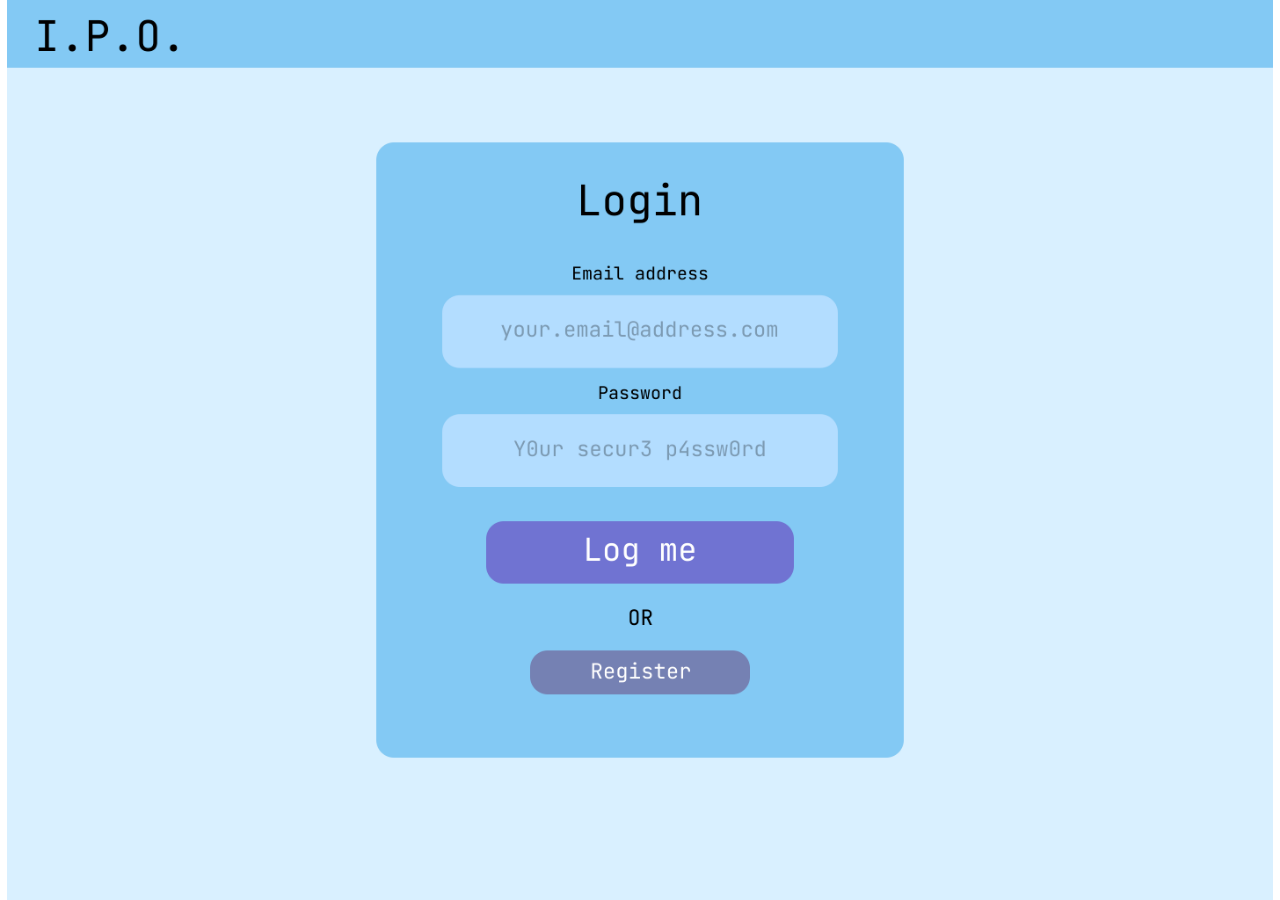
<file: index.html>
<!DOCTYPE html>
<html>

<head>
    <link rel="stylesheet" href="./assets/css/index.css">
</head>

<body>
    <button id="login" onclick="location.href='main_dashboard.html'">Click me!</button>
    <button id="register" onclick="location.href='register.html'">Click me!</button>
    <!-- HTML -->
    <img src="assets/images/image_login.png" id="my-image">
</body>

</html>
</file>
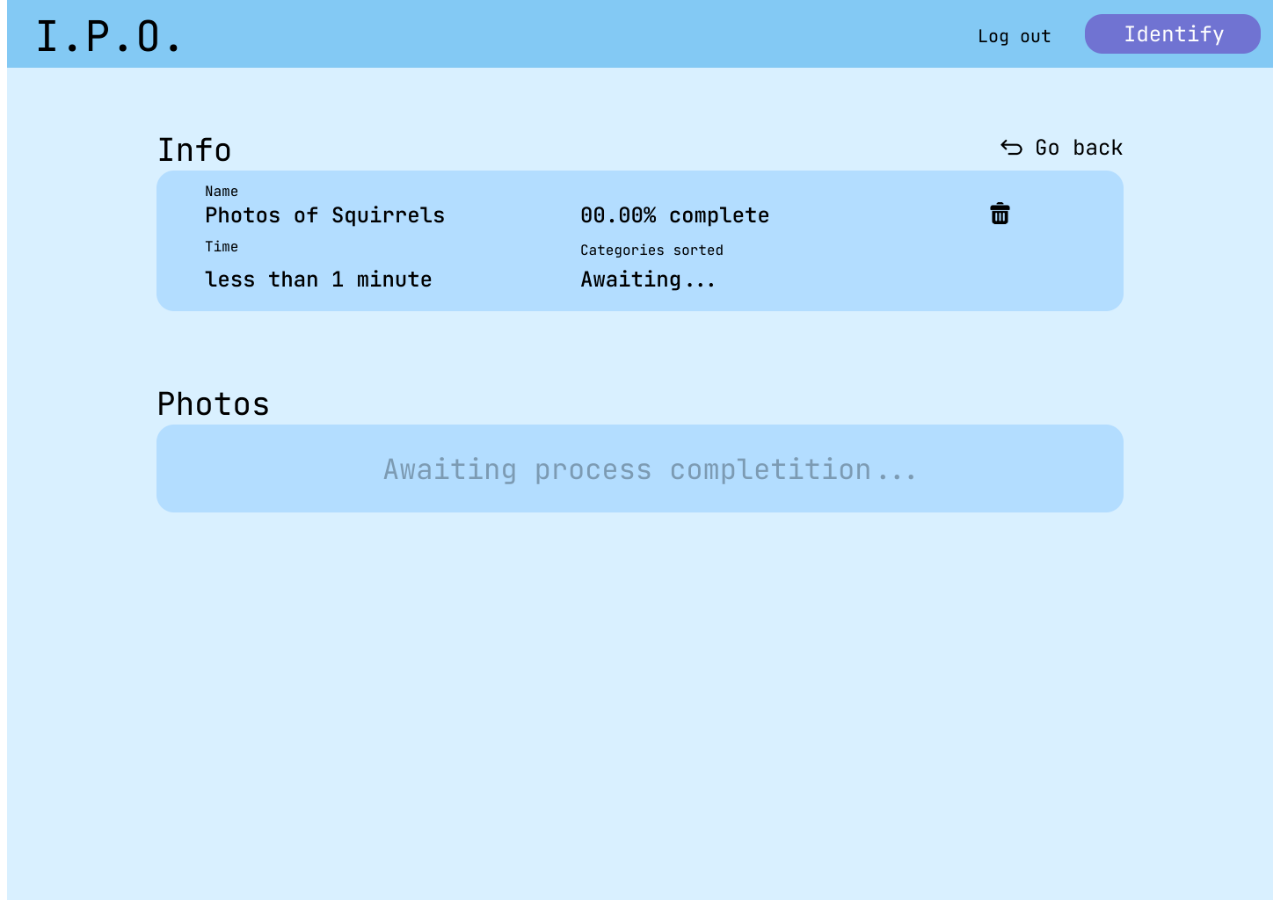
<file: identification_awaiting.html>
<!DOCTYPE html>
<html>

<head>
    <link rel="stylesheet" href="./assets/css/identification_awaiting.css">
</head>

<body>
    <button id="logout" onclick="location.href='index.html'">Click me!</button>
    <button id="identify" onclick="location.href='upload.html'">Click me!</button>
    <button id="main_dashboard" onclick="location.href='main_dashboard.html'">Click me!</button>
    <!-- HTML -->
    <img src="assets/images/image_identification_awaiting.png" id="my-image">
</body>

</html>
</file>
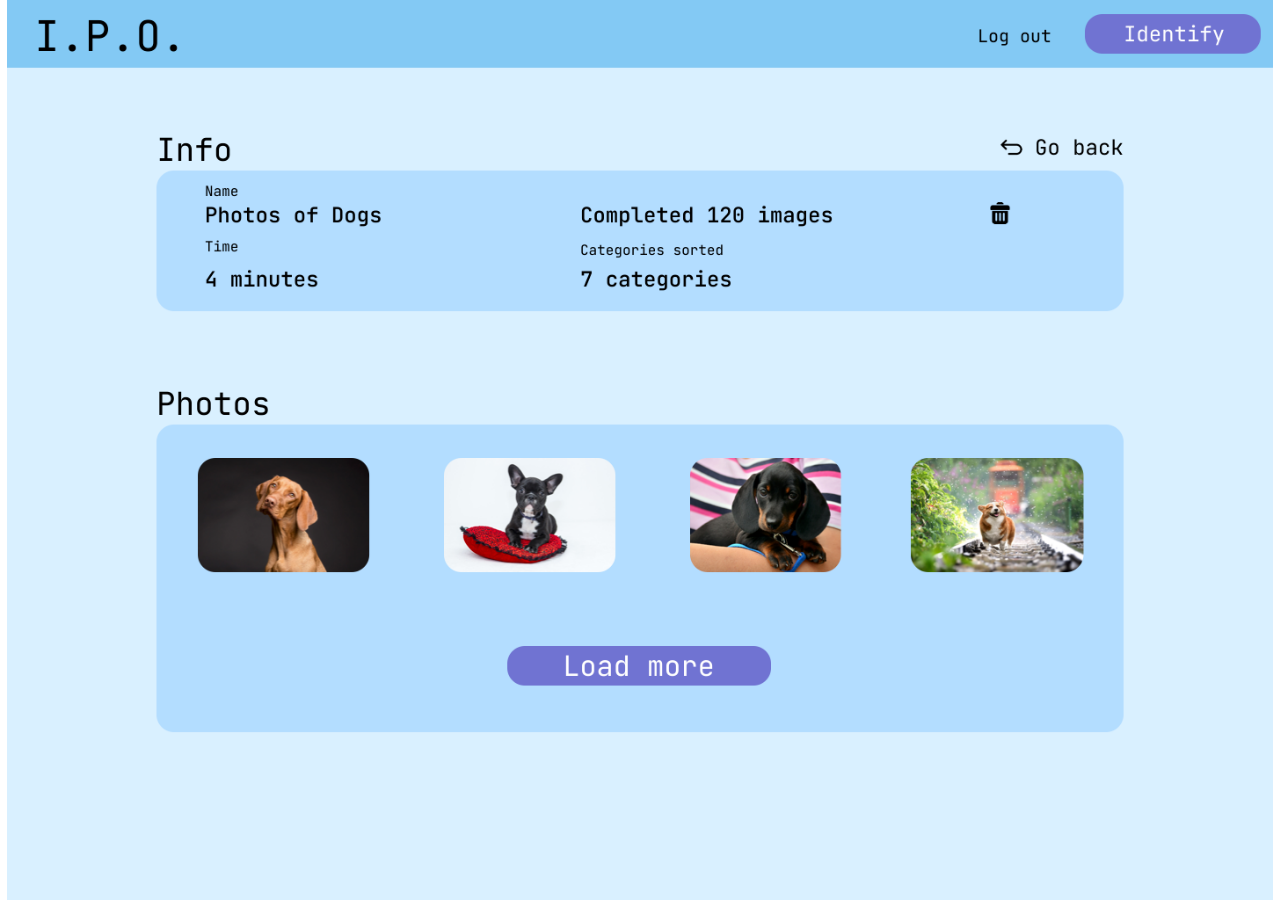
<file: identification_final.html>
<!DOCTYPE html>
<html>

<head>
    <link rel="stylesheet" href="./assets/css/identification_final.css">
</head>

<body>
    <button id="logout" onclick="location.href='index.html'">Click me!</button>
    <button id="identify" onclick="location.href='upload.html'">Click me!</button>
    <button id="main_dashboard" onclick="location.href='main_dashboard.html'">Click me!</button>
    <!-- HTML -->
    <img src="assets/images/image_identification_final.png" id="my-image">
</body>

</html>
</file>
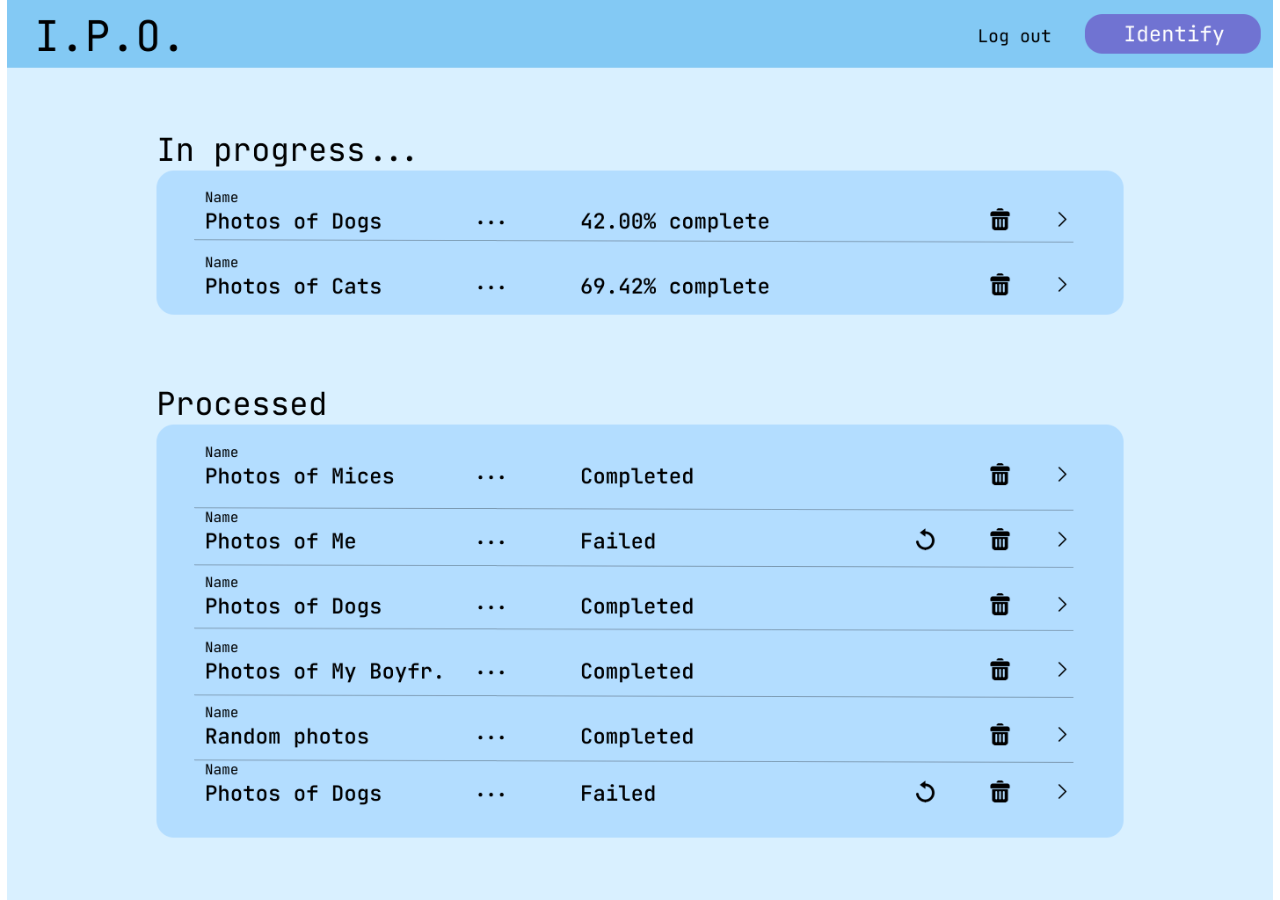
<file: main_dashboard.html>
<!DOCTYPE html>
<html>

<head>
    <link rel="stylesheet" href="./assets/css/main_dashboard.css">
</head>

<body>
    <button id="logout" onclick="location.href='index.html'">Click me!</button>
    <button id="identify" onclick="location.href='upload.html'">Click me!</button>
    <button id="identification_final" onclick="location.href='identification_final.html'">Click me!</button>
    <!-- HTML -->
    <img src="assets/images/image_main_dashboard.png" id="my-image">
</body>

</html>
</file>
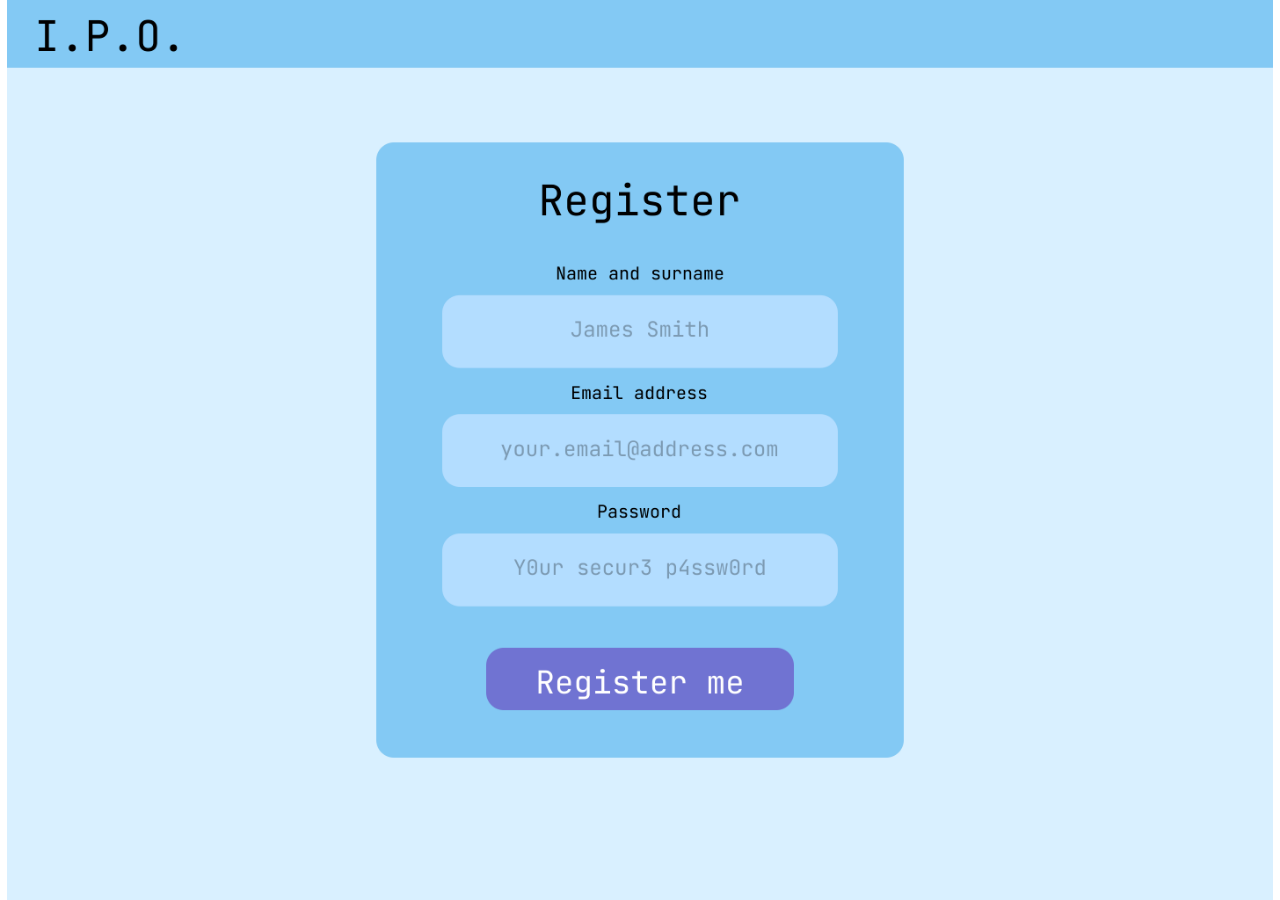
<file: register.html>
<!DOCTYPE html>
<html>

<head>
    <link rel="stylesheet" href="./assets/css/register.css">
</head>

<body>
    <button id="register" onclick="location.href='index.html'">Click me!</button>
    <!-- HTML -->
    <img src="assets/images/image_register.png" id="my-image">
</body>

</html>
</file>
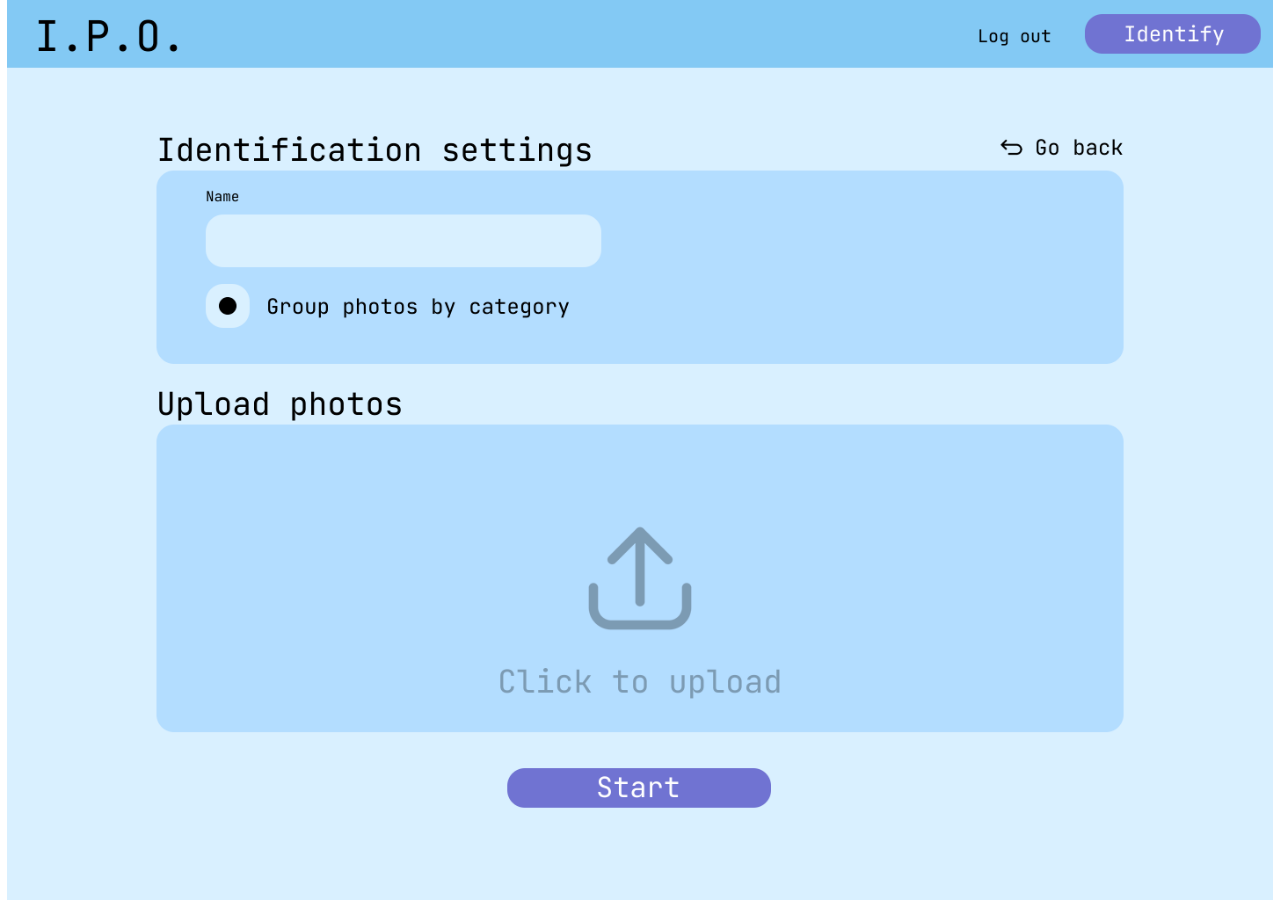
<file: upload.html>
<!DOCTYPE html>
<html>

<head>
    <link rel="stylesheet" href="./assets/css/upload.css">
</head>

<body>
    <button id="logout" onclick="location.href='index.html'">Click me!</button>
    <button id="identify" onclick="location.href='upload.html'">Click me!</button>
    <button id="main_dashboard" onclick="location.href='main_dashboard.html'">Click me!</button>
    <button id="upload" onclick="location.href='identification_awaiting.html'">Click me!</button>
    <!-- HTML -->
    <img src="assets/images/image_upload.png" id="my-image">
</body>

</html>
</file>
<file: assets/css/index.css>
* {
    margin: 0px;
    padding: 0px;
}

#login {
    position: absolute;
    top: 550px;
    /* center the button vertically */
    left: 50%;
    /* center the button horizontally */
    transform: translate(-50%, -50%);
    /* offset the button by half of its width and height */
    width: 290px;
    height: 60px;
    background-color: rgba(255, 255, 255, 0.5);
    /* make the button semi-transparent */
    opacity: 0;
}

#register {
    position: absolute;
    top: 670px;
    /* center the button vertically */
    left: 50%;
    /* center the button horizontally */
    transform: translate(-50%, -50%);
    /* offset the button by half of its width and height */
    width: 200px;
    height: 40px;
    background-color: rgba(255, 255, 255, 0.5);
    /* make the button semi-transparent */
    opacity: 0;
}

#my-image {
    height: 100vh;
    /* 100% of the viewport height */
    width: auto;
    display: block;
    margin: 0 auto;
    /* center the image horizontally */
}
</file>
<file: assets/css/identification_awaiting.css>
* {
    margin: 0px;
    padding: 0px;
}

#logout {
    position: absolute;
    top: 35px;
    /* center the button vertically */
    left: 71.5%;
    /* center the button horizontally */
    transform: translate(-50%, -50%);
    /* offset the button by half of its width and height */
    width: 80px;
    height: 50px;
    background-color: rgba(255, 255, 255, 0.5);
    /* make the button semi-transparent */
    opacity: 0;
}

#identify {
    position: absolute;
    top: 35px;
    /* center the button vertically */
    left: 80.75%;
    /* center the button horizontally */
    transform: translate(-50%, -50%);
    /* offset the button by half of its width and height */
    width: 170px;
    height: 50px;
    background-color: rgba(255, 255, 255, 0.5);
    /* make the button semi-transparent */
    opacity: 0;
}

#main_dashboard {
    position: absolute;
    top: 145px;
    /* center the button vertically */
    left: 74.3%;
    /* center the button horizontally */
    transform: translate(-50%, -50%);
    /* offset the button by half of its width and height */
    width: 150px;
    height: 50px;
    background-color: rgba(255, 255, 255, 0.5);
    /* make the button semi-transparent */
    opacity: 0;
}

#my-image {
    height: 100vh;
    /* 100% of the viewport height */
    width: auto;
    display: block;
    margin: 0 auto;
    /* center the image horizontally */
}
</file>
<file: assets/css/identification_final.css>
* {
    margin: 0px;
    padding: 0px;
}

#logout {
    position: absolute;
    top: 35px;
    /* center the button vertically */
    left: 71.5%;
    /* center the button horizontally */
    transform: translate(-50%, -50%);
    /* offset the button by half of its width and height */
    width: 80px;
    height: 50px;
    background-color: rgba(255, 255, 255, 0.5);
    /* make the button semi-transparent */
    opacity: 0;
}

#identify {
    position: absolute;
    top: 35px;
    /* center the button vertically */
    left: 80.75%;
    /* center the button horizontally */
    transform: translate(-50%, -50%);
    /* offset the button by half of its width and height */
    width: 170px;
    height: 50px;
    background-color: rgba(255, 255, 255, 0.5);
    /* make the button semi-transparent */
    opacity: 0;
}

#main_dashboard {
    position: absolute;
    top: 145px;
    /* center the button vertically */
    left: 74.3%;
    /* center the button horizontally */
    transform: translate(-50%, -50%);
    /* offset the button by half of its width and height */
    width: 150px;
    height: 50px;
    background-color: rgba(255, 255, 255, 0.5);
    /* make the button semi-transparent */
    opacity: 0;
}

#my-image {
    height: 100vh;
    /* 100% of the viewport height */
    width: auto;
    display: block;
    margin: 0 auto;
    /* center the image horizontally */
}
</file>
<file: assets/css/main_dashboard.css>
* {
    margin: 0px;
    padding: 0px;
}

#logout {
    position: absolute;
    top: 35px;
    /* center the button vertically */
    left: 71.5%;
    /* center the button horizontally */
    transform: translate(-50%, -50%);
    /* offset the button by half of its width and height */
    width: 80px;
    height: 50px;
    background-color: rgba(255, 255, 255, 0.5);
    /* make the button semi-transparent */
    opacity: 0;
}

#identify {
    position: absolute;
    top: 35px;
    /* center the button vertically */
    left: 80.75%;
    /* center the button horizontally */
    transform: translate(-50%, -50%);
    /* offset the button by half of its width and height */
    width: 170px;
    height: 50px;
    background-color: rgba(255, 255, 255, 0.5);
    /* make the button semi-transparent */
    opacity: 0;
}

#identification_final {
    position: absolute;
    top: 500px;
    /* center the button vertically */
    left: 74.3%;
    /* center the button horizontally */
    transform: translate(-50%, -50%);
    /* offset the button by half of its width and height */
    width: 30px;
    height: 600px;
    background-color: rgba(255, 255, 255, 0.5);
    /* make the button semi-transparent */
    opacity: 0;
}

#my-image {
    height: 100vh;
    /* 100% of the viewport height */
    width: auto;
    display: block;
    margin: 0 auto;
    /* center the image horizontally */
}
</file>
<file: assets/css/register.css>
* {
    margin: 0px;
    padding: 0px;
}

#register {
    position: absolute;
    top: 680px;
    /* center the button vertically */
    left: 50%;
    /* center the button horizontally */
    transform: translate(-50%, -50%);
    /* offset the button by half of its width and height */
    width: 290px;
    height: 60px;
    background-color: rgba(255, 255, 255, 0.5);
    /* make the button semi-transparent */
    opacity: 0;
}

#my-image {
    height: 100vh;
    /* 100% of the viewport height */
    width: auto;
    display: block;
    margin: 0 auto;
    /* center the image horizontally */
}
</file>
<file: assets/css/upload.css>
* {
    margin: 0px;
    padding: 0px;
}

#logout {
    position: absolute;
    top: 35px;
    /* center the button vertically */
    left: 71.5%;
    /* center the button horizontally */
    transform: translate(-50%, -50%);
    /* offset the button by half of its width and height */
    width: 80px;
    height: 50px;
    background-color: rgba(255, 255, 255, 0.5);
    /* make the button semi-transparent */
    opacity: 0;
}

#identify {
    position: absolute;
    top: 35px;
    /* center the button vertically */
    left: 80.75%;
    /* center the button horizontally */
    transform: translate(-50%, -50%);
    /* offset the button by half of its width and height */
    width: 170px;
    height: 50px;
    background-color: rgba(255, 255, 255, 0.5);
    /* make the button semi-transparent */
    opacity: 0;
}

#main_dashboard {
    position: absolute;
    top: 145px;
    /* center the button vertically */
    left: 74.3%;
    /* center the button horizontally */
    transform: translate(-50%, -50%);
    /* offset the button by half of its width and height */
    width: 150px;
    height: 50px;
    background-color: rgba(255, 255, 255, 0.5);
    /* make the button semi-transparent */
    opacity: 0;
}

#upload {
    position: absolute;
    top: 87.5%;
    /* center the button vertically */
    left: 50%;
    /* center the button horizontally */
    transform: translate(-50%, -50%);
    /* offset the button by half of its width and height */
    width: 270px;
    height: 50px;
    background-color: rgba(255, 255, 255, 0.5);
    /* make the button semi-transparent */
    opacity: 0;
}

#my-image {
    height: 100vh;
    /* 100% of the viewport height */
    width: auto;
    display: block;
    margin: 0 auto;
    /* center the image horizontally */
}
</file>
